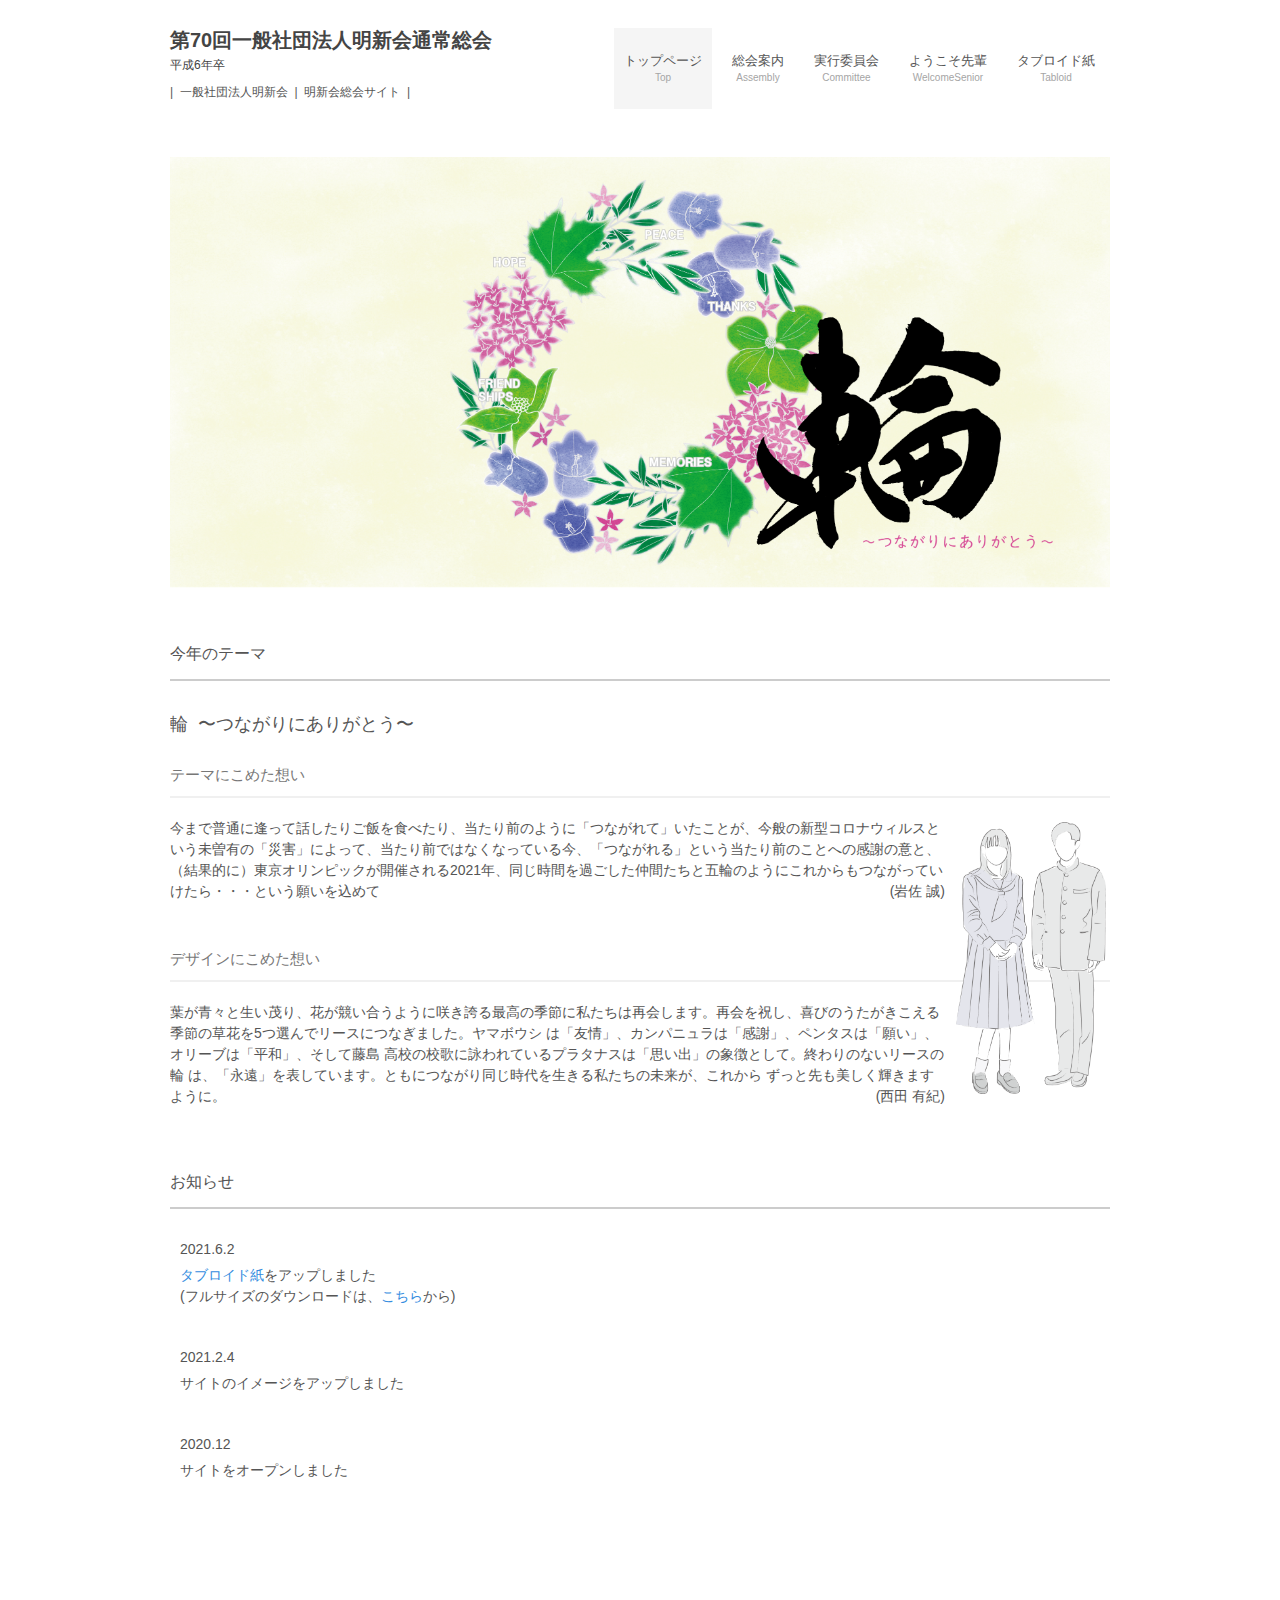
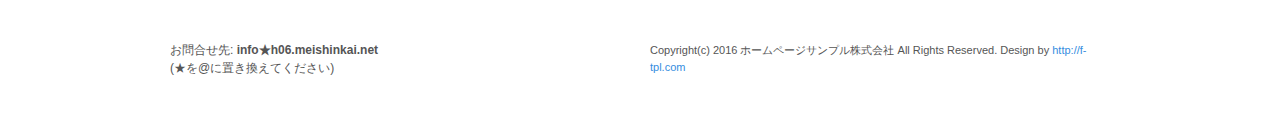
<file: index.html>
<!DOCTYPE html>
<html lang="ja">

<head>
	<meta charset="UTF-8">
	<meta name="viewport" content="width=device-width, user-scalable=yes, maximum-scale=1.0, minimum-scale=1.0">
	<meta name="description" content="第70回一般社団法人明新会通常総会">
	<title>第70回明新会総会</title>
	<link rel="profile" href="http://gmpg.org/xfn/11">
	<link rel="stylesheet" type="text/css" media="all" href="style.css">
	<!--[if lt IE 9]>
	<script src="js/html5.js"></script>
	<script src="js/css3-mediaqueries.js"></script>
	<![endif]-->
	<script src="js/jquery1.4.4.min.js"></script>
	<script src="js/script.js"></script>
</head>

<body>

	<header id="header" role="banner">
		<div class="inner">
			<div class="logo">
				<a href="index.html" title="第70回明新会総会" rel="home">第70回一般社団法人明新会通常総会<br /><span>平成6年卒</span></a>
			<div class="pagenav">
			<span class="prev">|&nbsp;&nbsp;<a href="http://www.meishinkai.net/"><span>一般社団法人明新会</span></a>&nbsp;&nbsp;|</span>
			<span class="prev">&nbsp;&nbsp;<a href="http://www.meishinkai.net/soukai/"><span>明新会総会サイト</span></a>&nbsp;&nbsp;|</span>
			</div>
			</div>
			<nav id="mainNav">
				<div class="inner">
					<a class="menu" id="menu"><span>MENU</span></a>
					<div class="panel">
						<ul id="topnav">
							<li class="current-menu-item"><a href="index.html"><strong>トップページ</strong><br /><span>Top</span></a></li>
							<li><a href="assembly.html"><strong>総会案内</strong><br /><span>Assembly</span></a></li>
							<li><a href="committee.html"><strong>実行委員会</strong><br /><span>Committee</span></a></li>
							<li><a href="welcome.html"><strong>ようこそ先輩</strong><br /><span>WelcomeSenior</span></a></li>
							<li><a href="tabloid.html"><strong>タブロイド紙</strong><br /><span>Tabloid</span></a></li>
						</ul>
					</div>
				</div>
			</nav>
		</div>
	</header>

	<div id="mainBanner">
		<div class="inner">
			<img src="images/banners/mainImg.png" width="940" height="300" alt="ホームページサンプル株式会社のサイトです">
		</div>
	</div>

	<div id="wrapper">
		<section id="main">
			<section class="content">
				<h3 class="heading">今年のテーマ</h3>
				<h2 class="heading">輪&nbsp;&nbsp;〜つながりにありがとう〜</h2>
				<article class="post">
					<p><h3>テーマにこめた想い</h3><img src="images/banners/student.png" alt="" width="150" height="272" class="alignright" />今まで普通に逢って話したりご飯を食べたり、当たり前のように「つながれて」いたことが、今般の新型コロナウィルスという未曽有の「災害」によって、当たり前ではなくなっている今、「つながれる」という当たり前のことへの感謝の意と、（結果的に）東京オリンピックが開催される2021年、同じ時間を過ごした仲間たちと五輪のようにこれからもつながっていけたら・・・という願いを込めて<span class="next">(岩佐 誠)</span></p><p><h3>デザインにこめた想い</h3>葉が青々と生い茂り、花が競い合うように咲き誇る最高の季節に私たちは再会します。再会を祝し、喜びのうたがきこえる季節の草花を5つ選んでリースにつなぎました。ヤマボウシ は「友情」、カンパニュラは「感謝」、ペンタスは「願い」、オリーブは「平和」、そして藤島 高校の校歌に詠われているプラタナスは「思い出」の象徴として。終わりのないリースの輪 は、「永遠」を表しています。ともにつながり同じ時代を生きる私たちの未来が、これから ずっと先も美しく輝きますように。<span class="next">(西田 有紀)</span></p>
				</article>
			</section>
		</section>
		<section id="post-221" class="content">
			<h3 class="heading" style="margin-bottom:0px;">お知らせ</h3>
			<aside id="sub" class="gridWrapper">
				<section class="grid">
					<ul class="menu">
						<li>2021.6.2<p />
							<a style="display:inline;color: #358de0;" href="images/tabloid.pdf" target="_blank">タブロイド紙</a>をアップしました<br />
							(フルサイズのダウンロードは、<a style="display:inline;color: #358de0;" href="./images/tabloid_full.pdf" download="tabloid_full.pdf">こちら</a>から)
						</li>
					</ul>
					<ul class="menu">
						<li>2021.2.4<p />サイトのイメージをアップしました</li>
					</ul>
					<ul class="menu">
						<li>2020.12<p />サイトをオープンしました</li>
					</ul>
				</section>
			</aside>
		</section>
	</div>

	<footer id="footer">
		<div class="inner">
			<section class="gridWrapper">
				<article class="grid">
					<p class="tel"><span>お問合せ先:</span> <strong>info★h06.meishinkai.net</strong></p>
					<p class="open">(★を@に置き換えてください)</p>
				</article>
				<article class="grid copyright">
					Copyright(c) 2016 ホームページサンプル株式会社 All Rights Reserved. Design by <a href="http://f-tpl.com" target="_blank" rel="nofollow">http://f-tpl.com</a>
				</article>
			</section>
		</div>
	</footer>

</body>
</html>
</file>
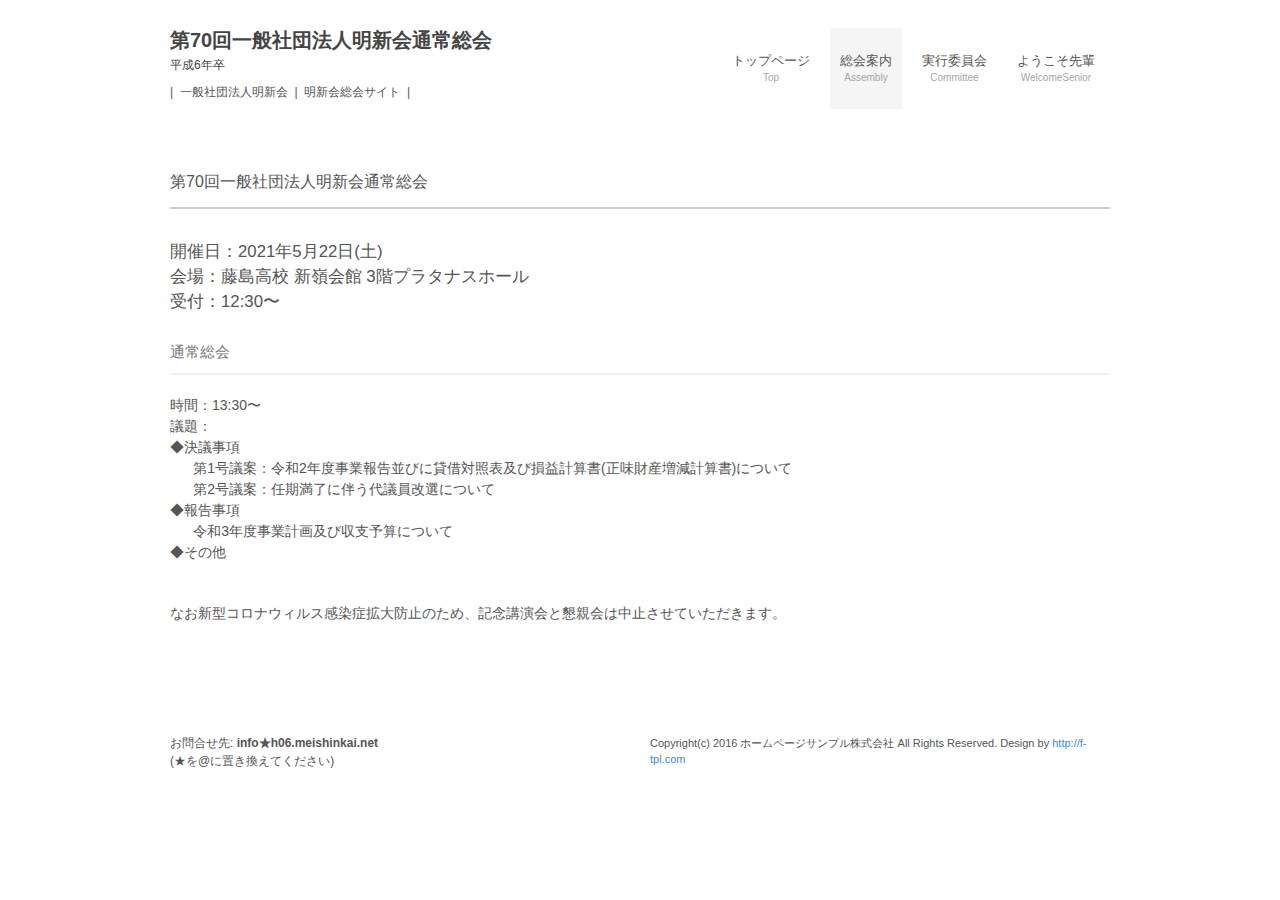
<file: assembly.html>
<!DOCTYPE html>
<html lang="ja">

<head>
	<meta charset="UTF-8">
	<meta name="viewport" content="width=device-width, user-scalable=yes, maximum-scale=1.0, minimum-scale=1.0">
	<meta name="description" content="第70回一般社団法人明新会通常総会">
	<title>第70回明新会総会</title>
	<link rel="profile" href="http://gmpg.org/xfn/11">
	<link rel="stylesheet" type="text/css" media="all" href="style.css">
	<!--[if lt IE 9]>
	<script src="js/html5.js"></script>
	<script src="js/css3-mediaqueries.js"></script>
	<![endif]-->
	<script src="js/jquery1.4.4.min.js"></script>
	<script src="js/script.js"></script>
</head>

<body>

	<header id="header" role="banner">
		<div class="inner">
			<div class="logo">
				<a href="index.html" title="第70回明新会総会" rel="home">第70回一般社団法人明新会通常総会<br /><span>平成6年卒</span></a>
			<div class="pagenav">
			<span class="prev">|&nbsp;&nbsp;<a href="http://www.meishinkai.net/"><span>一般社団法人明新会</span></a>&nbsp;&nbsp;|</span>
			<span class="prev">&nbsp;&nbsp;<a href="http://www.meishinkai.net/soukai/"><span>明新会総会サイト</span></a>&nbsp;&nbsp;|</span>
			</div>
			</div>
			<nav id="mainNav">
				<div class="inner">
					<a class="menu" id="menu"><span>MENU</span></a>
					<div class="panel">
						<ul id="topnav">
							<li><a href="index.html"><strong>トップページ</strong><br /><span>Top</span></a></li>
							<li class="current-menu-item"><a href="assembly.html"><strong>総会案内</strong><br /><span>Assembly</span></a></li>
							<li><a href="committee.html"><strong>実行委員会</strong><br /><span>Committee</span></a></li>
							<li><a href="welcome.html"><strong>ようこそ先輩</strong><br /><span>WelcomeSenior</span></a></li>
						</ul>
					</div>
				</div>
			</nav>
		</div>
	</header>

	<div id="wrapper">
		<section id="main">
			<section class="content">
				<h3 class="heading">第70回一般社団法人明新会通常総会</h3>
				<article class="post">
					<strong><p>開催日：2021年5月22日(土)<br />
					会場：藤島高校 新嶺会館 3階プラタナスホール<br />
					受付：12:30〜</p></strong>
					<h3>通常総会</h3>
					<p>時間：13:30〜<br />議題：<br />◆決議事項<br />
						&nbsp;&nbsp;&nbsp;&nbsp;&nbsp;&nbsp;第1号議案：令和2年度事業報告並びに貸借対照表及び損益計算書(正味財産増減計算書)について<br />
						&nbsp;&nbsp;&nbsp;&nbsp;&nbsp;&nbsp;第2号議案：任期満了に伴う代議員改選について
						<br />◆報告事項<br />
						&nbsp;&nbsp;&nbsp;&nbsp;&nbsp;&nbsp;令和3年度事業計画及び収支予算について<br />◆その他</p>
					<p></p><p>なお新型コロナウィルス感染症拡大防止のため、記念講演会と懇親会は中止させていただきます。</p>
				</article>
			</section>
		</section>
	</div>

	<footer id="footer">
		<div class="inner">
			<section class="gridWrapper">
				<article class="grid">
					<p class="tel"><span>お問合せ先:</span> <strong>info★h06.meishinkai.net</strong></p>
					<p class="open">(★を@に置き換えてください)</p>
				</article>
				<article class="grid copyright">
					Copyright(c) 2016 ホームページサンプル株式会社 All Rights Reserved. Design by <a href="http://f-tpl.com" target="_blank" rel="nofollow">http://f-tpl.com</a>
				</article>
			</section>
		</div>
	</footer>

</body>
</html>
</file>
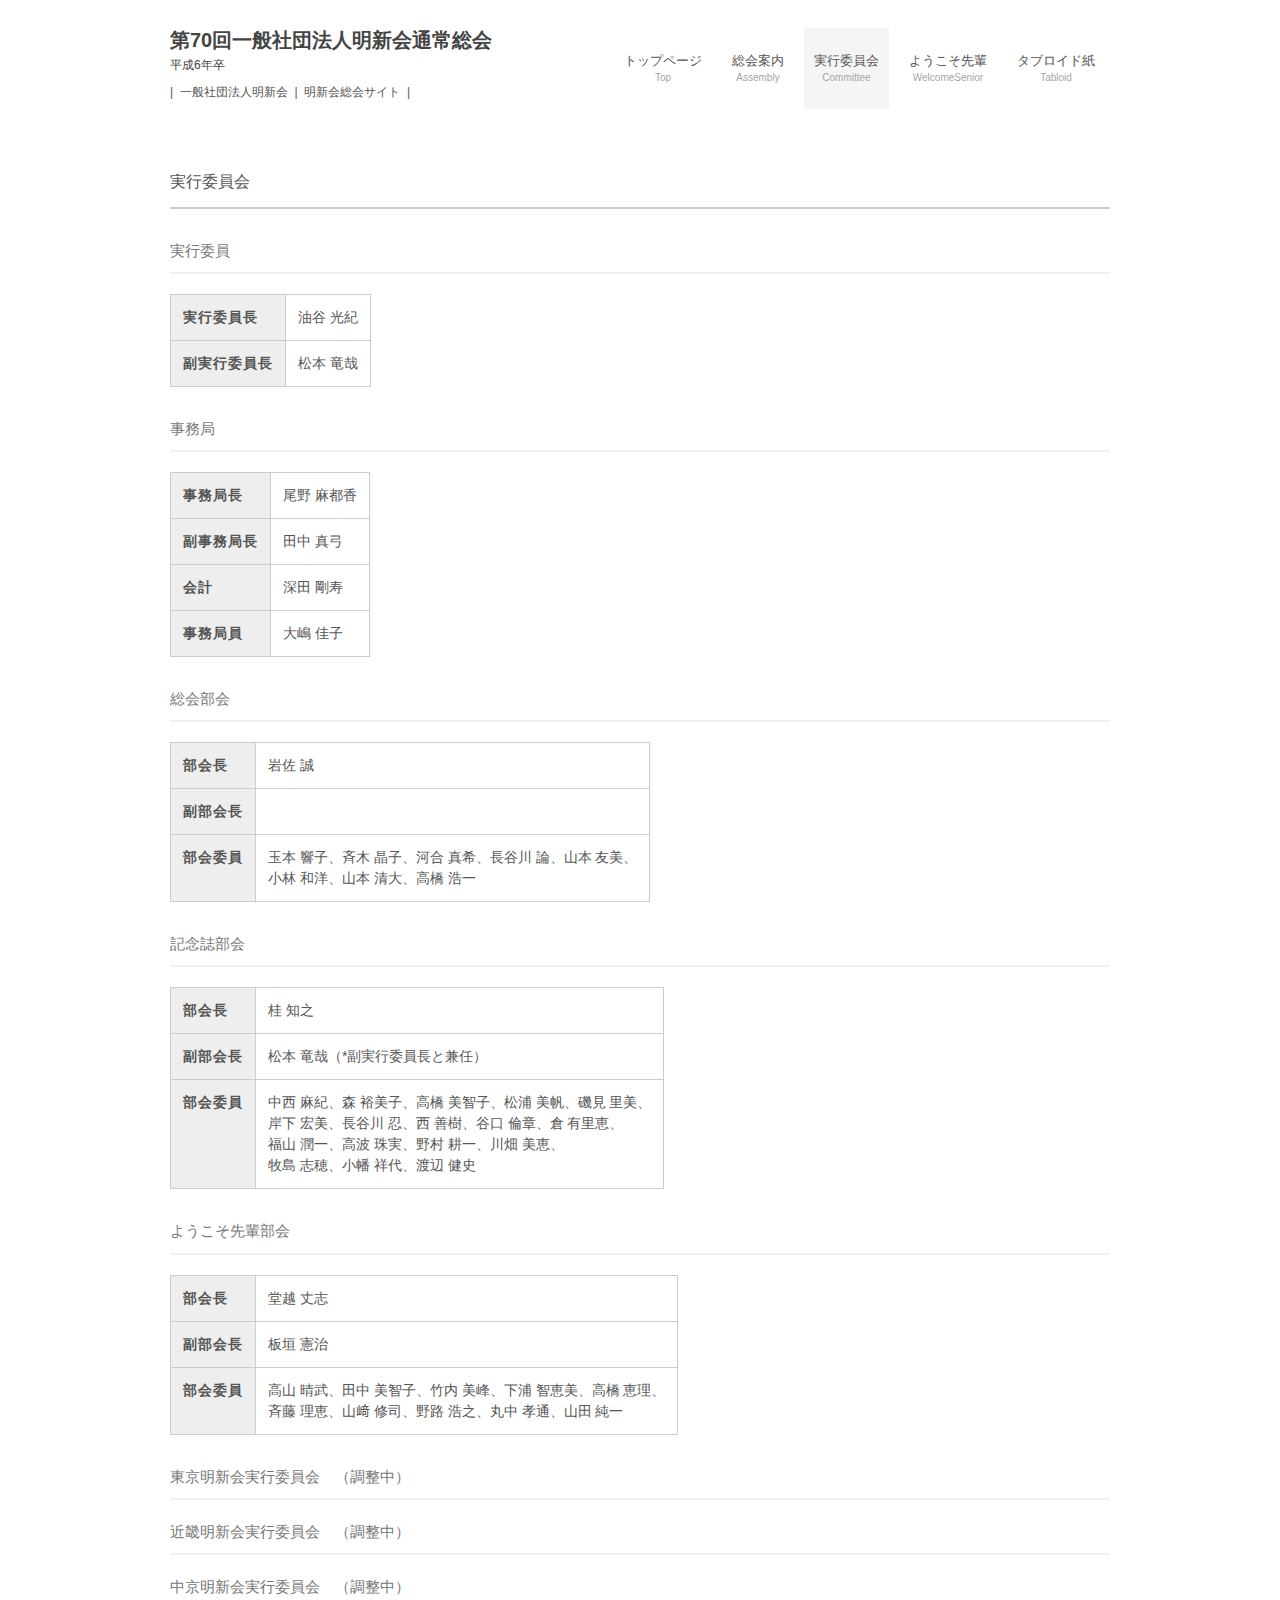
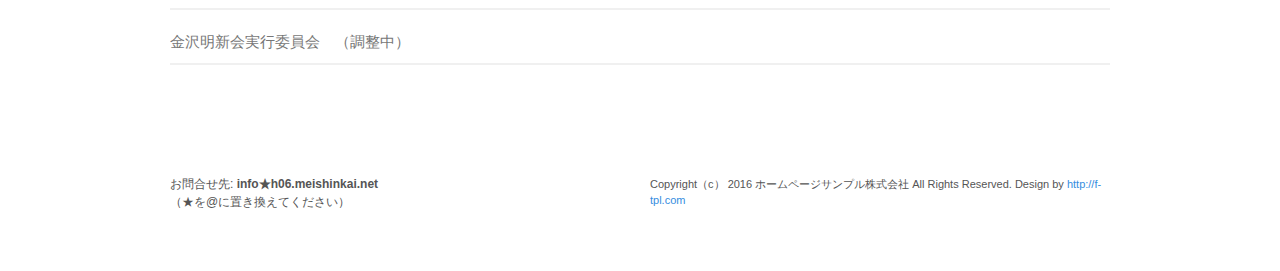
<file: committee.html>
<!DOCTYPE html>
<html lang="ja">

<head>
	<meta charset="UTF-8">
	<meta name="viewport" content="width=device-width, user-scalable=yes, maximum-scale=1.0, minimum-scale=1.0">
	<meta name="description" content="第70回一般社団法人明新会通常総会">
	<title>第70回明新会総会</title>
	<link rel="profile" href="http://gmpg.org/xfn/11">
	<link rel="stylesheet" type="text/css" media="all" href="style.css">
	<!--[if lt IE 9]>
	<script src="js/html5.js"></script>
	<script src="js/css3-mediaqueries.js"></script>
	<![endif]-->
	<script src="js/jquery1.4.4.min.js"></script>
	<script src="js/script.js"></script>
</head>

<body>

	<header id="header" role="banner">
		<div class="inner">
			<div class="logo">
				<a href="index.html" title="第70回明新会総会" rel="home">第70回一般社団法人明新会通常総会<br /><span>平成6年卒</span></a>
			<div class="pagenav">
			<span class="prev">|&nbsp;&nbsp;<a href="http://www.meishinkai.net/"><span>一般社団法人明新会</span></a>&nbsp;&nbsp;|</span>
			<span class="prev">&nbsp;&nbsp;<a href="http://www.meishinkai.net/soukai/"><span>明新会総会サイト</span></a>&nbsp;&nbsp;|</span>
			</div>
			</div>
			<nav id="mainNav">
				<div class="inner">
					<a class="menu" id="menu"><span>MENU</span></a>
					<div class="panel">
						<ul id="topnav">
							<li><a href="index.html"><strong>トップページ</strong><br /><span>Top</span></a></li>
							<li><a href="assembly.html"><strong>総会案内</strong><br /><span>Assembly</span></a></li>
							<li class="current-menu-item"><a href="committee.html"><strong>実行委員会</strong><br /><span>Committee</span></a></li>
							<li><a href="welcome.html"><strong>ようこそ先輩</strong><br /><span>WelcomeSenior</span></a></li>
							<li><a href="tabloid.html"><strong>タブロイド紙</strong><br /><span>Tabloid</span></a></li>
						</ul>
					</div>
				</div>
			</nav>
		</div>
	</header>

	<div id="wrapper">
		<section id="main">
			<section class="content">
				<h3 class="heading">実行委員会</h3>
				<article class="post">
					<h3>実行委員</h3>
					<table>
						<tr>
							<th>実行委員長</th>
							<td>油谷 光紀</td>
						</tr>
						<tr>
							<th>副実行委員長</th>
							<td>松本 竜哉</td>
						</tr>
					</table>
					<h3>事務局</h3>
					<table>
						<tr>
							<th>事務局長</th>
							<td>尾野 麻都香</td>
						</tr>
						<tr>
							<th>副事務局長</th>
							<td>田中 真弓</td>
						</tr>
						<tr>
							<th>会計</th>
							<td>深田 剛寿</td>
						</tr>
						<tr>
							<th>事務局員</th>
							<td>大嶋 佳子</td>
						</tr>
					</table>
					<h3>総会部会</h3>
					<table>
						<tr>
							<th>部会長</th>
							<td>岩佐 誠</td>
						</tr>
						<tr>
							<th>副部会長</th>
							<td>　</td>
						</tr>
						<tr>
							<th>部会委員</th>
							<td>玉本 響子、斉木 晶子、河合 真希、長谷川 論、山本 友美、<br />小林 和洋、山本 清大、高橋 浩一</td>
						</tr>
					</table>
					<h3>記念誌部会</h3>
					<table>
						<tr>
							<th>部会長</th>
							<td>桂 知之</td>
						</tr>
						<tr>
							<th>副部会長</th>
							<td>松本 竜哉（*副実行委員長と兼任）</td>
						</tr>
						<tr>
							<th>部会委員</th>
							<td>中西 麻紀、森 裕美子、高橋 美智子、松浦 美帆、磯見 里美、<br />岸下 宏美、長谷川 忍、西 善樹、谷口 倫章、倉 有里恵、<br />福山 潤一、高波 珠実、野村 耕一、川畑 美恵、<br />牧島 志穂、小幡 祥代、渡辺 健史</td>
						</tr>
					</table>
					<h3>ようこそ先輩部会</h3>
					<table>
						<tr>
							<th>部会長</th>
							<td>堂越 丈志</td>
						</tr>
						<tr>
							<th>副部会長</th>
							<td>板垣 憲治</td>
						</tr>
						<tr>
							<th>部会委員</th>
							<td>高山 晴武、田中 美智子、竹内 美峰、下浦 智恵美、高橋 恵理、<br />斉藤 理恵、山﨑 修司、野路 浩之、丸中 孝通、山田 純一</td>
						</tr>
					</table>
					<h3>東京明新会実行委員会　（調整中）</h3>
					<h3>近畿明新会実行委員会　（調整中）</h3>
					<h3>中京明新会実行委員会　（調整中）</h3>
					<h3>金沢明新会実行委員会　（調整中）</h3>
				</article>
			</section>
		</section>
	</div>

	<footer id="footer">
		<div class="inner">
			<section class="gridWrapper">
				<article class="grid">
					<p class="tel"><span>お問合せ先:</span> <strong>info★h06.meishinkai.net</strong></p>
					<p class="open">（★を@に置き換えてください）</p>
				</article>
				<article class="grid copyright">
					Copyright（c） 2016 ホームページサンプル株式会社 All Rights Reserved. Design by <a href="http://f-tpl.com" target="_blank" rel="nofollow">http://f-tpl.com</a>
				</article>
			</section>
		</div>
	</footer>

</body>
</html>
</file>
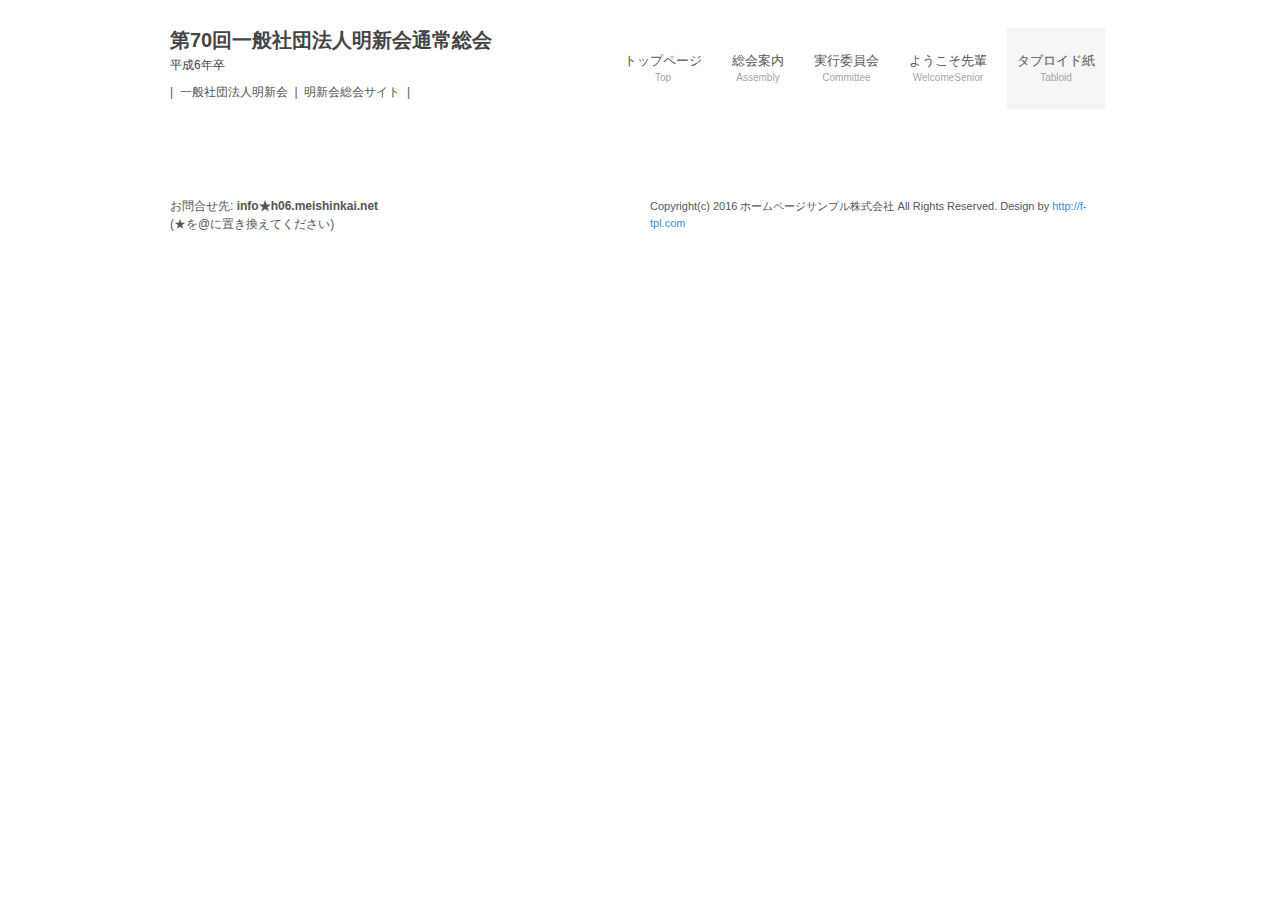
<file: tabloid.html>
<!DOCTYPE html>
<html lang="ja">

<head>
	<meta charset="UTF-8">
	<meta name="viewport" content="width=device-width, user-scalable=yes, maximum-scale=1.0, minimum-scale=1.0">
	<meta name="description" content="第70回一般社団法人明新会通常総会">
	<meta http-equiv="refresh"content="0;URL=images/tabloid.pdf">
	<title>第70回明新会総会</title>
	<link rel="profile" href="http://gmpg.org/xfn/11">
	<link rel="stylesheet" type="text/css" media="all" href="style.css">
	<!--[if lt IE 9]>
	<script src="js/html5.js"></script>
	<script src="js/css3-mediaqueries.js"></script>
	<![endif]-->
	<script src="js/jquery1.4.4.min.js"></script>
	<script src="js/script.js"></script>
</head>

<body>

	<header id="header" role="banner">
		<div class="inner">
			<div class="logo">
				<a href="index.html" title="第70回明新会総会" rel="home">第70回一般社団法人明新会通常総会<br /><span>平成6年卒</span></a>
			<div class="pagenav">
			<span class="prev">|&nbsp;&nbsp;<a href="http://www.meishinkai.net/"><span>一般社団法人明新会</span></a>&nbsp;&nbsp;|</span>
			<span class="prev">&nbsp;&nbsp;<a href="http://www.meishinkai.net/soukai/"><span>明新会総会サイト</span></a>&nbsp;&nbsp;|</span>
			</div>
			</div>
			<nav id="mainNav">
				<div class="inner">
					<a class="menu" id="menu"><span>MENU</span></a>
					<div class="panel">
						<ul id="topnav">
							<li><a href="index.html"><strong>トップページ</strong><br /><span>Top</span></a></li>
							<li><a href="assembly.html"><strong>総会案内</strong><br /><span>Assembly</span></a></li>
							<li><a href="committee.html"><strong>実行委員会</strong><br /><span>Committee</span></a></li>
							<li><a href="welcome.html"><strong>ようこそ先輩</strong><br /><span>WelcomeSenior</span></a></li>
							<li class="current-menu-item"><a href="tabloid.html"><strong>タブロイド紙</strong><br /><span>Tabloid</span></a></li>
						</ul>
					</div>
				</div>
			</nav>
		</div>
	</header>
	<footer id="footer">
		<div class="inner">
			<section class="gridWrapper">
				<article class="grid">
					<p class="tel"><span>お問合せ先:</span> <strong>info★h06.meishinkai.net</strong></p>
					<p class="open">(★を@に置き換えてください)</p>
				</article>
				<article class="grid copyright">
					Copyright(c) 2016 ホームページサンプル株式会社 All Rights Reserved. Design by <a href="http://f-tpl.com" target="_blank" rel="nofollow">http://f-tpl.com</a>
				</article>
			</section>
		</div>
	</footer>

</body>
</html>
</file>
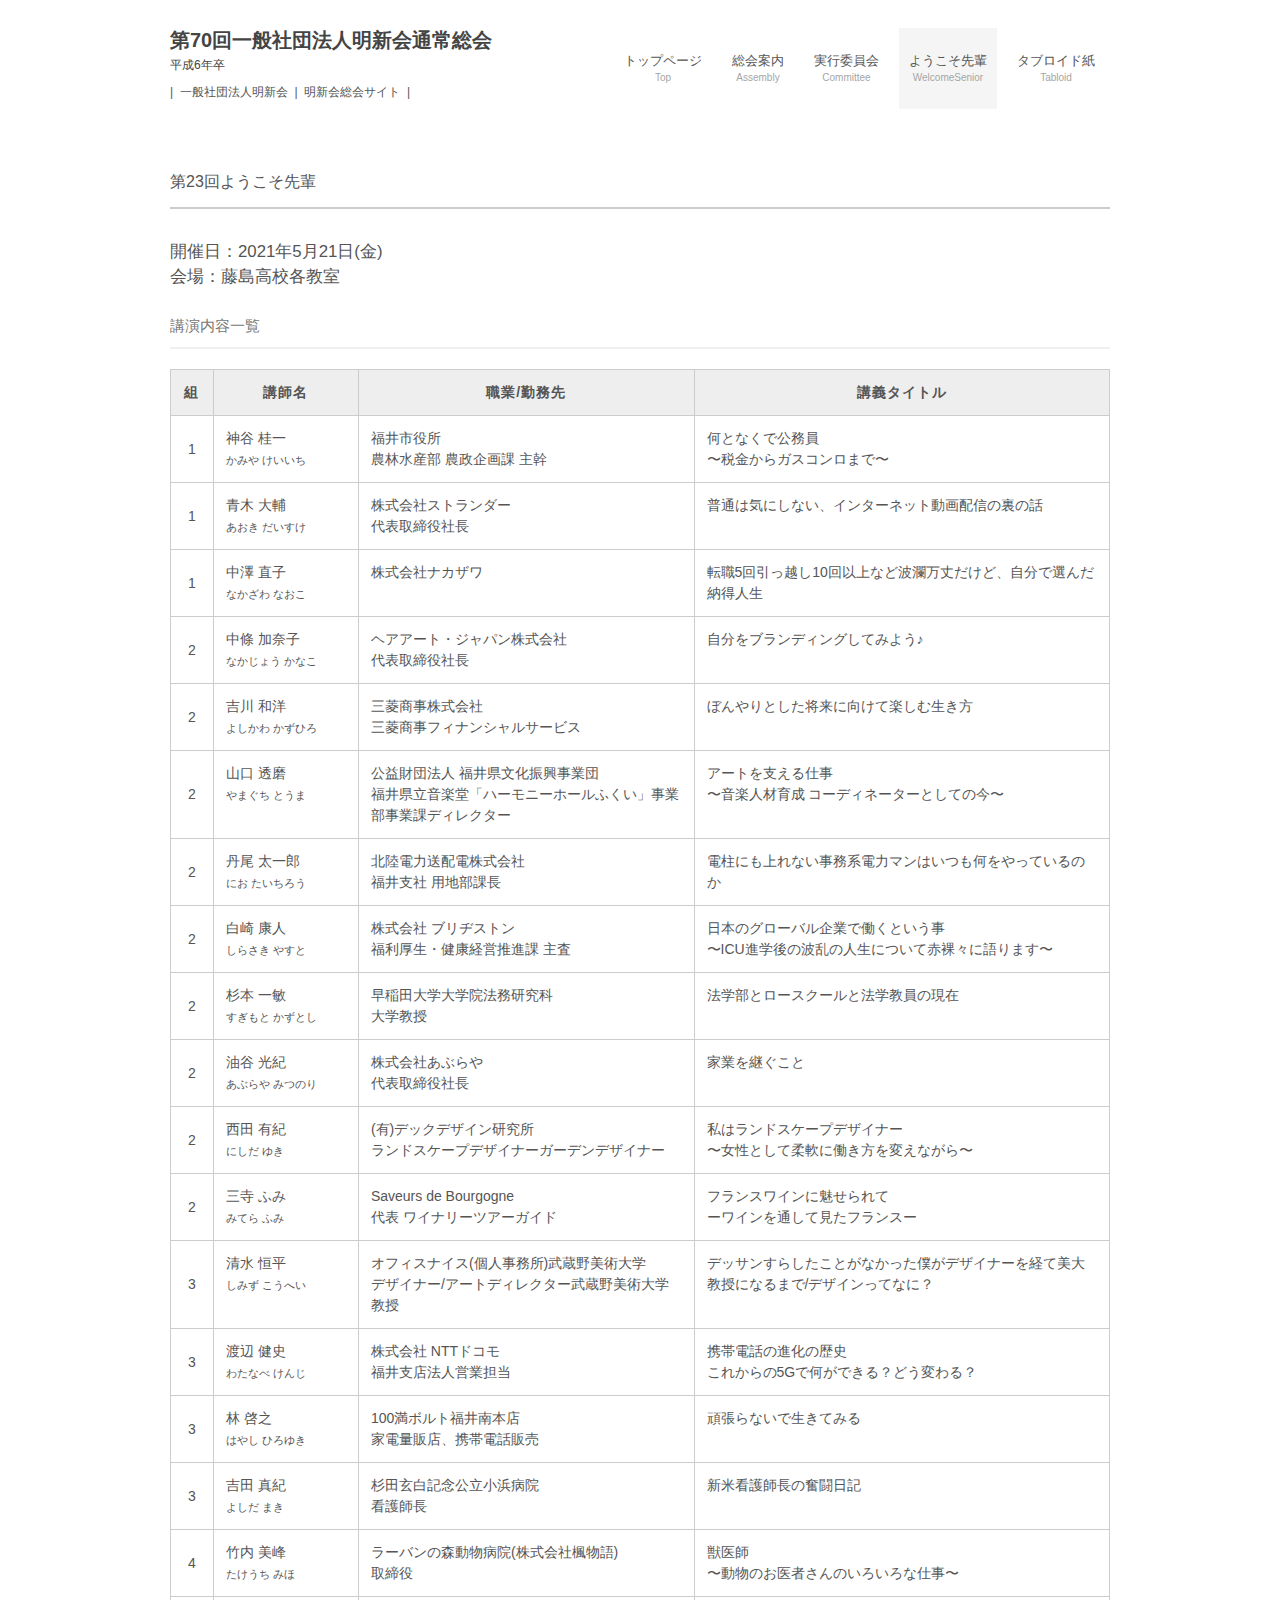
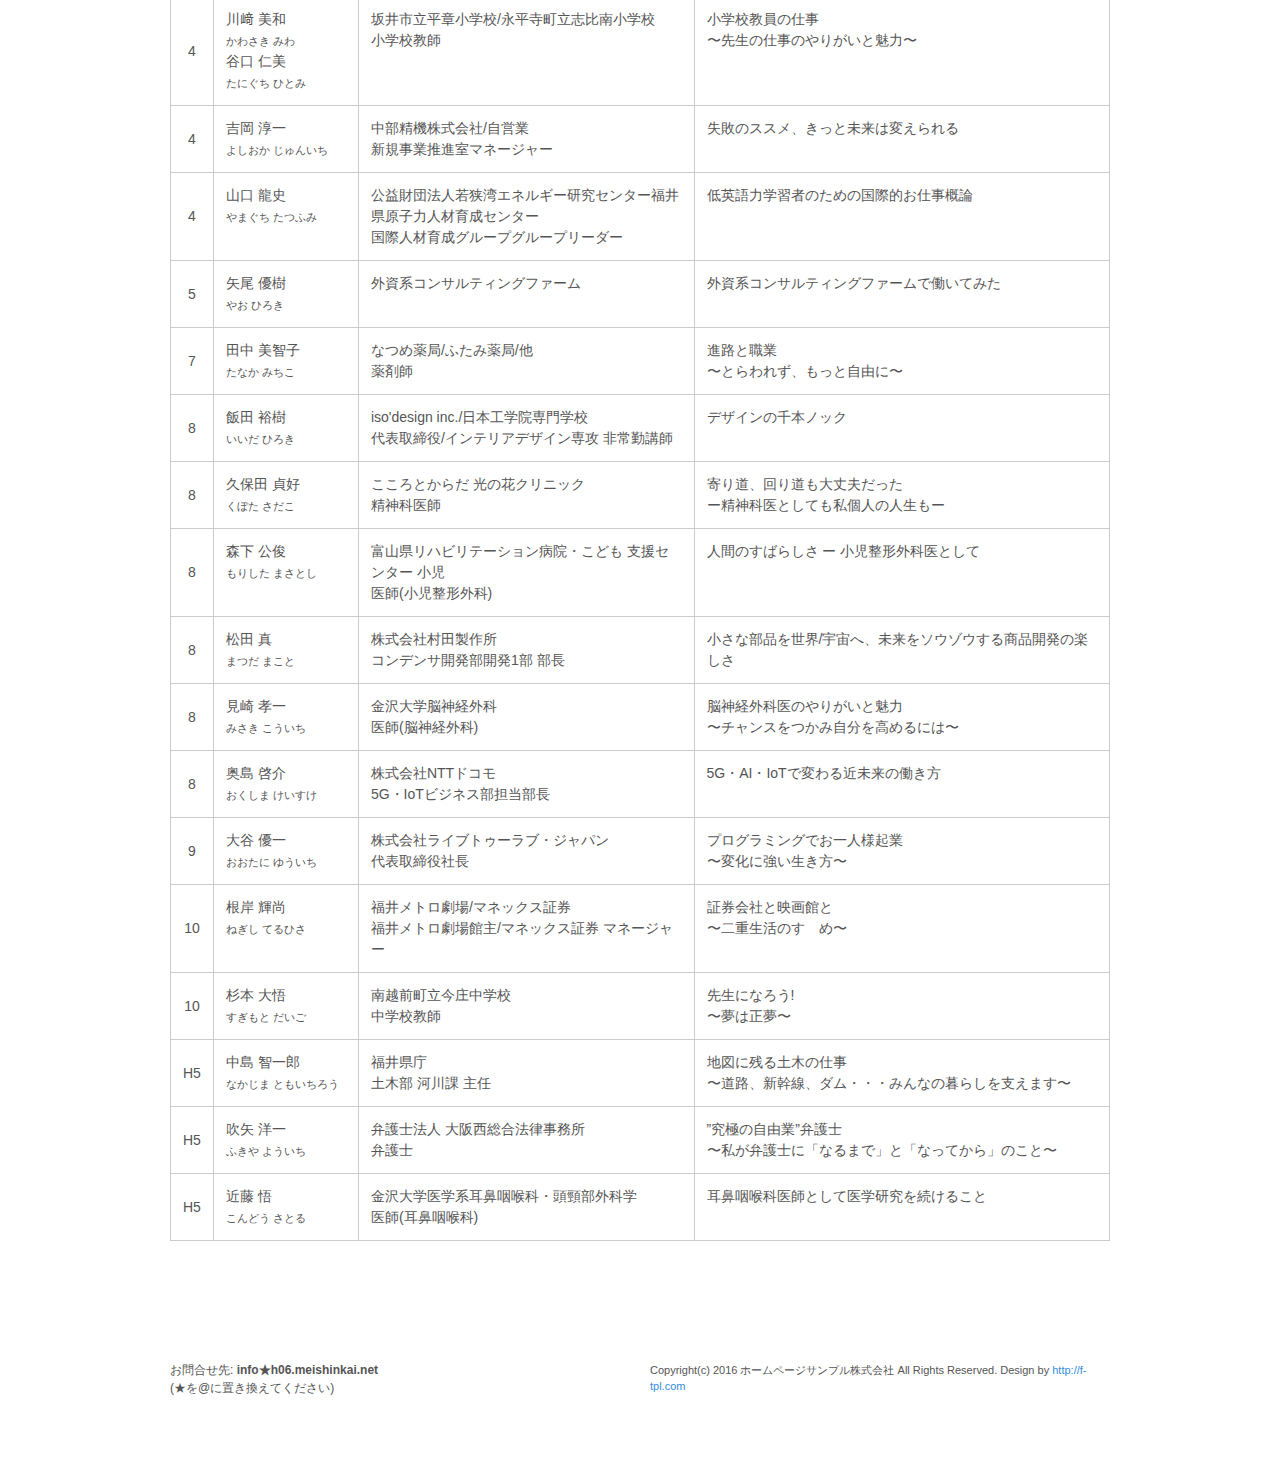
<file: welcome.html>
<!DOCTYPE html>
<html lang="ja">

<head>
	<meta charset="UTF-8">
	<meta name="viewport" content="width=device-width, user-scalable=yes, maximum-scale=1.0, minimum-scale=1.0">
	<meta name="description" content="第70回一般社団法人明新会通常総会">
	<title>第70回明新会総会</title>
	<link rel="profile" href="http://gmpg.org/xfn/11">
	<link rel="stylesheet" type="text/css" media="all" href="style.css">
	<!--[if lt IE 9]>
	<script src="js/html5.js"></script>
	<script src="js/css3-mediaqueries.js"></script>
	<![endif]-->
	<script src="js/jquery1.4.4.min.js"></script>
	<script src="js/script.js"></script>
</head>

<body>

	<header id="header" role="banner">
		<div class="inner">
			<div class="logo">
				<a href="index.html" title="第70回明新会総会" rel="home">第70回一般社団法人明新会通常総会<br /><span>平成6年卒</span></a>
			<div class="pagenav">
			<span class="prev">|&nbsp;&nbsp;<a href="http://www.meishinkai.net/"><span>一般社団法人明新会</span></a>&nbsp;&nbsp;|</span>
			<span class="prev">&nbsp;&nbsp;<a href="http://www.meishinkai.net/soukai/"><span>明新会総会サイト</span></a>&nbsp;&nbsp;|</span>
			</div>
			</div>
			<nav id="mainNav">
				<div class="inner">
					<a class="menu" id="menu"><span>MENU</span></a>
					<div class="panel">
						<ul id="topnav">
							<li><a href="index.html"><strong>トップページ</strong><br /><span>Top</span></a></li>
							<li><a href="assembly.html"><strong>総会案内</strong><br /><span>Assembly</span></a></li>
							<li><a href="committee.html"><strong>実行委員会</strong><br /><span>Committee</span></a></li>
							<li class="current-menu-item"><a href="welcome.html"><strong>ようこそ先輩</strong><br /><span>WelcomeSenior</span></a></li>
							<li><a href="tabloid.html"><strong>タブロイド紙</strong><br /><span>Tabloid</span></a></li>
						</ul>
					</div>
				</div>
			</nav>
		</div>
	</header>


	<div id="wrapper">
		<section id="main">
			<section class="content">
				<h3 class="heading">第23回ようこそ先輩</h3>
				<article class="post">
					<strong><p>開催日：2021年5月21日(金)<br />
					会場：藤島高校各教室</p></strong>
					<h3>講演内容一覧</h3>
					<table>
						<tr>
							<th style="text-align: center;">組</th>
							<th style="text-align: center;width: 120px;">講師名</th>
							<th style="text-align: center;">職業/勤務先</th>
							<th style="text-align: center;">講義タイトル</th>
						</tr>
						<tr>
							<td style="text-align: center;vertical-align: middle;">1</td>
							<td>神谷 桂一<br /><span style="font-size: 0.8em;">かみや けいいち</span></td>
							<td>福井市役所<br />農林水産部 農政企画課 主幹</td>
							<td>何となくで公務員<br/>〜税金からガスコンロまで〜</td>
						</tr>
						<tr>
							<td style="text-align: center;vertical-align: middle;">1</td>
							<td>青木 大輔<br /><span style="font-size: 0.8em;">あおき だいすけ</span></td>
							<td>株式会社ストランダー<br />代表取締役社長</td>
							<td>普通は気にしない、インターネット動画配信の裏の話</td>
						</tr>
						<tr>
							<td style="text-align: center;vertical-align: middle;">1</td>
							<td>中澤 直子<br /><span style="font-size: 0.8em;">なかざわ なおこ</span></td>
							<td>株式会社ナカザワ</td>
							<td>転職5回引っ越し10回以上など波瀾万丈だけど、自分で選んだ納得人生</td>
						</tr>
						<tr>
							<td style="text-align: center;vertical-align: middle;">2</td>
							<td>中條 加奈子<br /><span style="font-size: 0.8em;">なかじょう かなこ</span></td>
							<td>ヘアアート・ジャパン株式会社<br />代表取締役社長</td>
							<td>自分をブランディングしてみよう♪</td>
						</tr>
						<tr>
							<td style="text-align: center;vertical-align: middle;">2</td>
							<td>吉川 和洋<br /><span style="font-size: 0.8em;">よしかわ かずひろ</span></td>
							<td>三菱商事株式会社<br />三菱商事フィナンシャルサービス</td>
							<td>ぼんやりとした将来に向けて楽しむ生き方</td>
						</tr>
						<tr>
							<td style="text-align: center;vertical-align: middle;">2</td>
							<td>山口 透磨<br /><span style="font-size: 0.8em;">やまぐち とうま</span></td>
							<td>公益財団法人 福井県文化振興事業団<br />福井県立音楽堂「ハーモニーホールふくい」事業部事業課ディレクター</td>
							<td>アートを支える仕事<br />〜音楽人材育成 コーディネーターとしての今〜</td>
						</tr>
						<tr>
							<td style="text-align: center;vertical-align: middle;">2</td>
							<td>丹尾 太一郎<br /><span style="font-size: 0.8em;">にお たいちろう</span></td>
							<td>北陸電力送配電株式会社<br />福井支社 用地部課長</td>
							<td>電柱にも上れない事務系電力マンはいつも何をやっているのか</td>
						</tr>
						<tr>
							<td style="text-align: center;vertical-align: middle;">2</td>
							<td>白崎 康人<br /><span style="font-size: 0.8em;">しらさき やすと</span></td>
							<td>株式会社 ブリヂストン<br />福利厚生・健康経営推進課 主査</td>
							<td>日本のグローバル企業で働くという事<br />〜ICU進学後の波乱の人生について赤裸々に語ります〜</td>
						</tr>
						<tr>
							<td style="text-align: center;vertical-align: middle;">2</td>
							<td>杉本 一敏<br /><span style="font-size: 0.8em;">すぎもと かずとし</span></td>
							<td>早稲田大学大学院法務研究科<br />大学教授</td>
							<td>法学部とロースクールと法学教員の現在</td>
						</tr>
						<tr>
							<td style="text-align: center;vertical-align: middle;">2</td>
							<td>油谷 光紀<br /><span style="font-size: 0.8em;">あぶらや みつのり</span></td>
							<td>株式会社あぶらや<br />代表取締役社長</td>
							<td>家業を継ぐこと</td>
						</tr>
						<tr>
							<td style="text-align: center;vertical-align: middle;">2</td>
							<td>西田 有紀<br /><span style="font-size: 0.8em;">にしだ ゆき</span></td>
							<td>(有)デックデザイン研究所<br />ランドスケープデザイナーガーデンデザイナー</td>
							<td>私はランドスケープデザイナー<br />〜女性として柔軟に働き方を変えながら〜</td>
						</tr>
						<tr>
							<td style="text-align: center;vertical-align: middle;">2</td>
							<td>三寺 ふみ<br /><span style="font-size: 0.8em;">みてら ふみ</span></td>
							<td>Saveurs de Bourgogne<br />代表 ワイナリーツアーガイド</td>
							<td>フランスワインに魅せられて<br />ーワインを通して見たフランスー</td>
						</tr>
						<tr>
							<td style="text-align: center;vertical-align: middle;">3</td>
							<td>清水 恒平<br /><span style="font-size: 0.8em;">しみず こうへい</span></td>
							<td>オフィスナイス(個人事務所)武蔵野美術大学<br />デザイナー/アートディレクター武蔵野美術大学教授</td>
							<td>デッサンすらしたことがなかった僕がデザイナーを経て美大教授になるまで/デザインってなに？</td>
						</tr>
						<tr>
							<td style="text-align: center;vertical-align: middle;">3</td>
							<td>渡辺 健史<br /><span style="font-size: 0.8em;">わたなべ けんじ</span></td>
							<td>株式会社 NTTドコモ<br />福井支店法人営業担当</td>
							<td>携帯電話の進化の歴史<br />これからの5Gで何ができる？どう変わる？</td>
						</tr>
						<tr>
							<td style="text-align: center;vertical-align: middle;">3</td>
							<td>林 啓之<br /><span style="font-size: 0.8em;">はやし ひろゆき</span></td>
							<td>100満ボルト福井南本店<br />家電量販店、携帯電話販売</td>
							<td>頑張らないで生きてみる</td>
						</tr>
						<tr>
							<td style="text-align: center;vertical-align: middle;">3</td>
							<td>吉田 真紀<br /><span style="font-size: 0.8em;">よしだ まき</span></td>
							<td>杉田玄白記念公立小浜病院<br />看護師長</td>
							<td>新米看護師長の奮闘日記</td>
						</tr>
						<tr>
							<td style="text-align: center;vertical-align: middle;">4</td>
							<td>竹内 美峰<br /><span style="font-size: 0.8em;">たけうち みほ</span></td>
							<td>ラーバンの森動物病院(株式会社楓物語)<br />取締役</td>
							<td>獣医師<br />〜動物のお医者さんのいろいろな仕事〜</td>
						</tr>
						<tr>
							<td style="text-align: center;vertical-align: middle;">4</td>
							<td>川﨑 美和<br /><span style="font-size: 0.8em;">かわさき みわ</span><br />谷口 仁美<br /><span style="font-size: 0.8em;">たにぐち ひとみ</span></td>
							<td>坂井市立平章小学校/永平寺町立志比南小学校<br />小学校教師</td>
							<td>小学校教員の仕事<br />〜先生の仕事のやりがいと魅力〜</td>
						</tr>
						<tr>
							<td style="text-align: center;vertical-align: middle;">4</td>
							<td>吉岡 淳一<br /><span style="font-size: 0.8em;">よしおか じゅんいち</span></td>
							<td>中部精機株式会社/自営業<br />新規事業推進室マネージャー</td>
							<td>失敗のススメ、きっと未来は変えられる</td>
						</tr>
						<tr>
							<td style="text-align: center;vertical-align: middle;">4</td>
							<td>山口 龍史<br /><span style="font-size: 0.8em;">やまぐち たつふみ</span></td>
							<td>公益財団法人若狭湾エネルギー研究センター福井県原子力人材育成センター<br />国際人材育成グループグループリーダー</td>
							<td>低英語力学習者のための国際的お仕事概論</td>
						</tr>
						<tr>
							<td style="text-align: center;vertical-align: middle;">5</td>
							<td>矢尾 優樹<br /><span style="font-size: 0.8em;">やお ひろき</span></td>
							<td>外資系コンサルティングファーム</td>
							<td>外資系コンサルティングファームで働いてみた</td>
						</tr>
						<tr>
							<td style="text-align: center;vertical-align: middle;">7</td>
							<td>田中 美智子<br /><span style="font-size: 0.8em;">たなか みちこ</span></td>
							<td>なつめ薬局/ふたみ薬局/他<br />薬剤師</td>
							<td>進路と職業<br />〜とらわれず、もっと自由に〜</td>
						</tr>
						<tr>
							<td style="text-align: center;vertical-align: middle;">8</td>
							<td>飯田 裕樹<br /><span style="font-size: 0.8em;">いいだ ひろき</span></td>
							<td>iso'design inc./日本工学院専門学校<br />代表取締役/インテリアデザイン専攻 非常勤講師</td>
							<td>デザインの千本ノック</td>
						</tr>
						<tr>
							<td style="text-align: center;vertical-align: middle;">8</td>
							<td>久保田 貞好<br /><span style="font-size: 0.8em;">くぼた さだこ</span></td>
							<td>こころとからだ 光の花クリニック<br />精神科医師</td>
							<td>寄り道、回り道も大丈夫だった<br />ー精神科医としても私個人の人生もー</td>
						</tr>
						<tr>
							<td style="text-align: center;vertical-align: middle;">8</td>
							<td>森下 公俊<br /><span style="font-size: 0.8em;">もりした まさとし</span></td>
							<td>富山県リハビリテーション病院・こども 支援センター 小児<br />医師(小児整形外科)</td>
							<td>人間のすばらしさ ー 小児整形外科医として</td>
						</tr>
						<tr>
							<td style="text-align: center;vertical-align: middle;">8</td>
							<td>松田 真<br /><span style="font-size: 0.8em;">まつだ まこと</span></td>
							<td>株式会社村田製作所<br />コンデンサ開発部開発1部 部長</td>
							<td>小さな部品を世界/宇宙へ、未来をソウゾウする商品開発の楽しさ</td>
						</tr>
						<tr>
							<td style="text-align: center;vertical-align: middle;">8</td>
							<td>見崎 孝一<br /><span style="font-size: 0.8em;">みさき こういち</span></td>
							<td>金沢大学脳神経外科<br />医師(脳神経外科)</td>
							<td>脳神経外科医のやりがいと魅力<br />〜チャンスをつかみ自分を高めるには〜</td>
						</tr>
						<tr>
							<td style="text-align: center;vertical-align: middle;">8</td>
							<td>奥島 啓介<br /><span style="font-size: 0.8em;">おくしま けいすけ</span></td>
							<td>株式会社NTTドコモ<br />5G・IoTビジネス部担当部長</td>
							<td>5G・AI・IoTで変わる近未来の働き方</td>
						</tr>
						<tr>
							<td style="text-align: center;vertical-align: middle;">9</td>
							<td>大谷 優一<br /><span style="font-size: 0.8em;">おおたに ゆういち</span></td>
							<td>株式会社ライブトゥーラブ・ジャパン<br />代表取締役社長</td>
							<td>プログラミングでお一人様起業<br />〜変化に強い生き方〜</td>
						</tr>
						<tr>
							<td style="text-align: center;vertical-align: middle;">10</td>
							<td>根岸 輝尚<br /><span style="font-size: 0.8em;">ねぎし てるひさ</span></td>
							<td>福井メトロ劇場/マネックス証券<br />福井メトロ劇場館主/マネックス証券 マネージャー</td>
							<td>証券会社と映画館と<br />〜二重生活のすゝめ〜</td>
						</tr>
						<tr>
							<td style="text-align: center;vertical-align: middle;">10</td>
							<td>杉本 大悟<br /><span style="font-size: 0.8em;">すぎもと だいご</span></td>
							<td>南越前町立今庄中学校<br />中学校教師</td>
							<td>先生になろう!<br />〜夢は正夢〜</td>
						</tr>
						<tr>
							<td style="text-align: center;vertical-align: middle;">H5</td>
							<td>中島 智一郎<br /><span style="font-size: 0.8em;">なかじま ともいちろう</span></td>
							<td>福井県庁<br />土木部 河川課 主任</td>
							<td>地図に残る土木の仕事<br />〜道路、新幹線、ダム・・・みんなの暮らしを支えます〜</td>
						</tr>
						<tr>
							<td style="text-align: center;vertical-align: middle;">H5</td>
							<td>吹矢 洋一<br /><span style="font-size: 0.8em;">ふきや よういち</span></td>
							<td>弁護士法人 大阪西総合法律事務所<br />弁護士</td>
							<td>”究極の自由業”弁護士<br />〜私が弁護士に「なるまで」と「なってから」のこと〜</td>
						</tr>
						<tr>
							<td style="text-align: center;vertical-align: middle;">H5</td>
							<td>近藤 悟<br /><span style="font-size: 0.8em;">こんどう さとる</span></td>
							<td>金沢大学医学系耳鼻咽喉科・頭頸部外科学<br />医師(耳鼻咽喉科)</td>
							<td>耳鼻咽喉科医師として医学研究を続けること</td>
						</tr>
						<tr>
						</tr>
					</table>
				</article>
			</section>
		</section>
	</div>

	<footer id="footer">
		<div class="inner">
			<section class="gridWrapper">
				<article class="grid">
					<p class="tel"><span>お問合せ先:</span> <strong>info★h06.meishinkai.net</strong></p>
					<p class="open">(★を@に置き換えてください)</p>
				</article>
				<article class="grid copyright">
					Copyright(c) 2016 ホームページサンプル株式会社 All Rights Reserved. Design by <a href="http://f-tpl.com" target="_blank" rel="nofollow">http://f-tpl.com</a>
				</article>
			</section>
		</div>
	</footer>

</body>
</html>
</file>
<file: style.css>
@charset "utf-8";

/* =Reset default browser CSS.
Based on work by Eric Meyer:http://meyerweb.com/eric/tools/css/reset/index.html
-------------------------------------------------------------- */
html, body, div, span, applet, object, iframe, h1, h2, h3, h4, h5, h6, p, blockquote, pre, a, abbr, acronym, address, big, cite, code, del, dfn, em, font, ins, kbd, q, s, samp, small, strike, strong, sub, sup, tt, var, dl, dt, dd, ol, ul, li, fieldset, form, label, legend, table, caption, tbody, tfoot, thead, tr, th, td{border:0;font-family:inherit;font-size:100%;font-style:inherit;font-weight:inherit;margin:0;outline:0;padding:0;vertical-align:baseline;}
:focus{outline:0;}

ol, ul{list-style:none;}
table{border-collapse:separate;border-spacing:0;}
caption, th, td{font-weight:normal;text-align:left;}
blockquote:before, blockquote:after,q:before, q:after{content:"";}
blockquote, q{quotes:"" "";}
a img{border:0;}
figure{margin:0}
article, aside, details, figcaption, figure, footer, header, hgroup, menu, nav, section{display:block;}
/* -------------------------------------------------------------- */

body{
color:#555;
font:12px verdana,"ヒラギノ丸ゴ ProN W4","Hiragino Maru Gothic ProN","メイリオ","Meiryo","ＭＳ Ｐゴシック","MS PGothic",Sans-Serif;
line-height:1.5;
background:#fff;
-webkit-text-size-adjust:100%;
}

/* リンク設定
------------------------------------------------------------*/
a{color:#358de0;text-decoration:none;}
a:hover{color:#429bef;}
a:active, a:focus{outline:0;}


/* 全体
------------------------------------------------------------*/
#wrapper{
margin:20px auto 0;
padding:0 1%;
width:98%;
position:relative;
}

.inner{
margin:0 auto;
width:100%;
}


/*************
/* ヘッダー
*************/
#header{
z-index:100;
margin:20px 0 28px;
}

#header:after{
content:"";
display: block;
clear:both;
visibility:hidden;
}

#header h1{
font-size:12px;
font-weight:normal;
}

/*************
/* ロゴ
*************/
#header .logo{
float:left;
padding:10px 0 0;
}

.logo a{
font-size:20px;
color:#444;
font-weight:bold;
line-height:1;
}

.logo span{
font-size:12px;
font-weight:normal;
}

#header h1{
font-size:11px;
color:#444;
margin:10px 0 0;
}


/**************************
/* メイン画像（トップページ）
**************************/
#mainBanner{
margin:0 auto;
padding:0;
width:100%;
line-height:0;
}

#mainBanner .inner{position:relative;}

#mainBanner img{
max-width:100%;
height:auto;
}

.slogan{
position:absolute;
max-width:100%;
height:auto;
bottom:0;
left:0;
padding:5px 10px;
line-height:1.4;
z-index:100;
}

.slogan h2{
padding-bottom:5px;
color:#333;
font-size:20px;
}

.slogan h3{
font-size:14px;
color:#666;
}


/**************************
/* グリッド
**************************/
.gridWrapper{
padding-bottom:20px;
clear:both;
overflow:hidden;
}

.grid h3{
padding:13px 0;
margin-bottom:5px;
font-weight:bold;
border-top:1px solid #ccc;
border-bottom:1px solid #ccc;
}

.grid p{padding:5px 0;}

.grid p.img{
float:left;
margin:3px 0 0 0;
}

.readmore{clear:both;}

.readmore a{
padding:3px 5px;
border-radius:3px;
color:#fff;
background:#999;
}

.readmore a:hover{background:#ccc;}


/* フッター内のグリッド(3カラム) */
#footer .grid{
border:0;
background:transparent;
}

#footer .grid p{padding:0;}


/*************
メイン コンテンツ
*************/
section.content{
padding:10px 0;
margin-bottom:20px;
border-radius:6px;
overflow:hidden;
font-size:14px;
}

section.content p{margin-bottom:5px;}


/* アーカイブページ */
section.content .archive{
padding:20px 0 0;
border-bottom:1px dotted #ccc;
}

section.content p{margin-bottom:5px;}

h3.heading{
padding:3px 0 13px;
margin-bottom:30px;
font-size:16px;
border-bottom:2px solid #ccc;
}

h2.heading{
font-size:18px;
}
  
section.content img{
max-width:90%;
height:auto;
}

.alignleft{
float:left;
clear:left;
margin:3px 10px 10px 0;
}

.alignright{
float:right;
clear:right;
margin:3px 0 10px 10px;
}

.border,ul.list img{border:4px solid #ebebeb;}



/*************
/* フッター
*************/
#footer{
clear:both;
padding:20px 0;
overflow:hidden;
}

.tel strong{
#font-size:20px;
font-weight:bold;
}

#footer .copyright{font-size:11px;}


/*************
サブ（フッター前）コンテンツ
*************/
#sub ul{padding:10px;}

#sub li{
margin-bottom:10px;
padding-bottom:10px;
border-bottom:1px dashed #ebebeb;
}

#sub li:last-child{
border:0;
margin-bottom:0;
}

#sub li a{
color:#555;
display:block;
}

#sub li a:hover{
color:#a5a5a5;
}

#sub ul.list{padding-bottom:7px;}

#sub ul.list li{
clear:both;
margin-bottom:5px;
padding:5px 0;
overflow:hidden;
}

#sub ul.list li img{
float:left;
margin-right:10px;
}

#sub ul.list li{
font-size:12px;
line-height:1.35;
}

#sub .grid h3{border-radius:0;}


/* page navigation
------------------------------------------------------------*/
.pagenav{
clear:both;
width:100%;
height:30px;
margin:5px 0 20px;
}

.pagenav a{
color:#555;
}

.pagenav a:hover{
color:#a5a5a5;
}

.prev{float:left}
.next{float:right;}

#pageLinks{
clear:both;
text-align:center;
}


/* タイポグラフィ
*****************************************************/
.dateLabel{
margin:0 0 10px;
text-align:right;
font:italic 1em "Palatino Linotype", "Book Antiqua", Palatino, serif;
}

.post p{padding-bottom:15px;}

.post ul{margin:0 0 10px 10px;}

.post ul li{
margin-bottom:5px;
padding-left:15px;
background:url(images/bullet.png) no-repeat 0 8px;
}

.post ol{margin:0 0 10px 30px;}

.post ol li{list-style:decimal;}

.post h1{
margin:20px 0;
padding:5px 0;
font-size:150%;
color:#000;
border-bottom:3px solid #f0f0f0;
}

.post h2{
margin:10px 0;
padding-bottom:2px;
font-size:130%;
font-weight:normal;
color:#333;
border-bottom:2px solid #f0f0f0;
}

.post h3{
margin:10px 0 20px;
padding-bottom:10px;
font-size:110%;
font-weight:normal;
color:#777;
border-bottom:2px solid #f0f0f0;
}

.post strong{
font-size:120%;
}

.post blockquote{
clear:both;
padding:10px 0 10px 15px;
margin:10px 0 25px 30px;
border-left:5px solid #ccc;
}

.post blockquote p{padding:5px 0;}

.post table{
border-collapse:collapse;
margin:10px 0 30px;
}

.post table th,.post table td{
padding:12px;
border:1px solid #ccc;
}

.post table th{
text-align:left;
font-weight:bold;
letter-spacing:1px;
white-space:nowrap;
background:#eee;
}

.post dt{font-weight:bold;}

.post dd{padding-bottom:10px;}

.post img{max-width:100%;height:auto;}

img.aligncenter{
display:block;
margin:5px auto;
}

img.alignright, img.alignleft{
padding:4px;
margin:0 0 2px 7px;
display:inline;
}

img.alignleft{margin:0 7px 2px 0;}

.alignright{float:right;}
.alignleft{float:left;}


/* PC用
------------------------------------------------------------*/
@media only screen and (min-width:960px){
#wrapper,.inner{
width:940px;
padding:0;
}

#wrapper{padding-bottom:20px;}

/* グリッド全体 */
.gridWrapper{
display:table;
border-collapse:separate;
border-spacing:20px;
margin-left:-20px;
width:980px;
}

/* グリッド共通 ベース:トップページ4カラム */
.grid{
width:220px;
display:table-cell;
}

#sub.gridWrapper{width:980px;}

/* サブコンテンツ + フッター グリッド(3カラム) */
#sub .grid, #footer .grid{width:300px;}

/* トップナビゲーション */
nav div.panel{display:block !important;}

a#menu{display:none;}

#topnav{
float:right;
margin-top:-5px;

}

#topnav li{
float:left;
margin:13px 5px 0;
text-align:center;
position:relative;
}

#topnav a{
color:#555;
font-size:13px;
display:block;
padding:25px 10px;
line-height:1.2;
}

#topnav span{
font-size:10px;
color:#a5a5a5;
}

#topnav li.current-menu-item a,#topnav a:hover{
background:#f5f5f5;
}

#topnav ul{
width:160px;
display:none;
}

#topnav li:hover ul{
display:block;
position:absolute;
top:80px;
left:0;
z-index:500;
}

#topnav li li{
margin:0;
float:none;
width:160px;
text-align:left;
background:#f4f4f4;
}

#topnav li li a{
padding:10px;
border:0;
}

#topnav li.current-menu-item li a,#topnav li li a{
border-bottom-width:1px;
}

#topnav li li.current-menu-item a,#topnav li li a:hover{
padding-bottom:10px;
border-bottom-width:3px;
background:#eee;
}
}

@media only screen and (max-width:959px){
*{
    -webkit-box-sizing: border-box;
       -moz-box-sizing: border-box;
         -o-box-sizing: border-box;
        -ms-box-sizing: border-box;
            box-sizing: border-box;
}

#header h1{text-align:center;}

#header .logo,#footer .logo{
float:none;
text-align:center;
padding:10px 5px;
}

/* トップナビゲーション */
nav#mainNav{
clear:both;
width:100%;
margin:0 auto;
padding:0;
background: -webkit-gradient(linear, left top, left bottom, color-stop(1, #f4f4f4), color-stop(0.00, #f4f4f4));
background: -webkit-linear-gradient(top, #f4f4f4 0%, #f4f4f4 100%);
background: -moz-linear-gradient(top, #f4f4f4 0%, #f4f4f4 100%);
background: -o-linear-gradient(top, #f4f4f4 0%, #f4f4f4 100%);
background: -ms-linear-gradient(top, #f4f4f4 0%, #f4f4f4 100%);
background: linear-gradient(top, #f4f4f4 0%, #f4f4f4 100%);
}

nav#mainNav a.menu{
width:100%;
display:block;
height:40px;
line-height:40px;
font-weight: bold;
text-align:left;
color:#555;
}

nav#mainNav a#menu span{padding-left:10px;}
nav#mainNav a span:before{content:"≡ ";}
nav#mainNav a.menuOpen span:before{content:"× ";}

nav#mainNav a#menu:hover{cursor:pointer;}

nav .panel{
display:none;
width:100%;
position:relative;
right:0;
top:0;
z-index:1;
}

nav#mainNav ul{margin:0;padding:0;}

  nav#mainNav ul li{
float:none;
clear:both;
width:100%;
height:auto;
line-height:1.2;
}

nav#mainNav ul li a,nav#mainNav ul li.current-menu-item li a{
display: block;
padding:15px 10px;
text-align:left;
border-bottom:1px dashed #e8e8e8;
color:#555;
}

nav#mainNav ul li a span{padding-left:10px;}
nav#mainNav ul li:first-child a{border-top:1px dashed #e8e8e8;}

nav#mainNav ul li:last-child a{border:0;}
nav#mainNav ul li li:last-child a{border:0;}
nav#mainNav ul li li:last-child a{border-bottom:1px dashed #e8e8e8;}

nav#mainNav ul li.current-menu-item a,nav#mainNav ul li a:hover,nav#mainNav ul li.current-menu-item a,nav#mainNav ul li a:active, nav#mainNav ul li li.current-menu-item a, nav#mainNav ul li.current-menu-item li a:hover, nav#mainNav ul li.current-menu-item li a:active{
background:#eee;
}

nav div.panel{float:none;}

nav#mainNav ul li li{
float:left;
border:0;
}

nav#mainNav ul li li a, nav#mainNav ul li.current-menu-item li a, nav#mainNav ul li li.current-menu-item a{
padding-left:40px;
background:url(images/sub1.png) no-repeat 20px -62px;
}

nav#mainNav ul li li.current-menu-item a,nav#mainNav ul li li a:hover, nav#mainNav ul li.current-menu-item li a:hover{background:#eee url(images/sub1.png) no-repeat 20px -62px;}

nav#mainNav ul li li:last-child a{background:#f4f4f4 url(images/subLast.png) no-repeat 20px -65px;}
nav#mainNav ul li li:last-child.current-menu-item a,nav#mainNav ul li li:last-child a:hover,nav#mainNav ul li.current-menu-item li:last-child a:hover{background:#eee url(images/subLast.png) no-repeat 20px -65px;}

.grid{
float:left;
width:48%;
margin:10px 2% 0 0;
}

.grid img{
float:left;
margin-right:5px;
}

#sub .grid{
width:32%;
margin:10px 1%;
}

#sub .grid:first-child{
margin-left:0;
}

#sub .grid:last-child{
margin-right:0;
}

#footer .grid, #footer .grid p{
float:none;
width:100%;
text-align:center;
border:0;
}

#footer .grid:last-child{padding-top:20px;}
}

@media only screen and (max-width:768px){
  #header{padding-bottom:0;}
#header h1{text-align:center;}

#header .logo{
float:none;
text-align:center;
padding:10px 5px 20px;
}

#sub ul.list{padding:10px 10px 11px;}

#sub ul.list li{padding-bottom:10px;margin-bottom:8px;}
}


@media only screen and (max-width:640px){
#footer .grid p{text-align:center;}

.grid img{float:none;margin:20px auto 10px;max-width:100%;height:auto;}

.grid p,#sub .grid li{text-align:left;}

  .alignleft,.alignright{float:none;display:block;margin:0 auto 10px;}
}


@media only screen and (max-width:480px){
#mainBanner h2,#mainBanner h3{font-size:80%;}

#sub .grid{
float:none;
width:98%;
}

#sub .grid h3{padding:10px 5px;}
}
</file>
